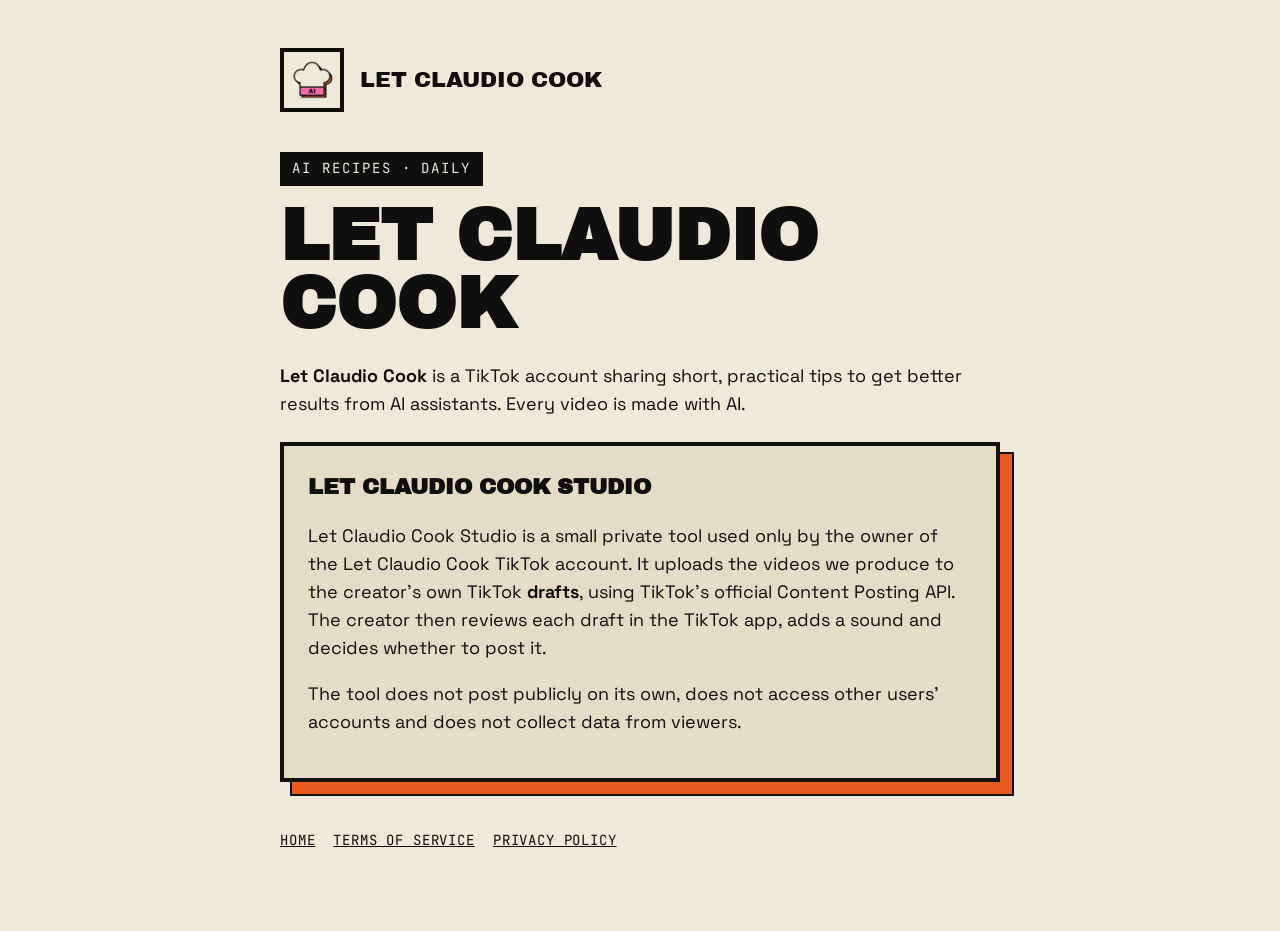
<file: index.html>
<!doctype html>
<html lang="en">
<head>
<meta charset="utf-8">
<meta name="viewport" content="width=device-width,initial-scale=1">
<title>Let Claudio Cook Studio</title>
<link rel="icon" href="icon.png">
<link rel="preconnect" href="https://fonts.googleapis.com">
<link rel="preconnect" href="https://fonts.gstatic.com" crossorigin>
<link href="https://fonts.googleapis.com/css2?family=Archivo+Black&family=JetBrains+Mono&family=Space+Grotesk:wght@400;700&display=swap" rel="stylesheet">
<link rel="stylesheet" href="style.css">
</head>
<body>
<main>
<header><img src="icon.png" alt="Let Claudio Cook logo"><a href="./">Let Claudio Cook</a></header>
<span class="kicker">AI recipes · daily</span>
<h1>Let Claudio Cook</h1>
<p><strong>Let Claudio Cook</strong> is a TikTok account sharing short, practical tips to get better results from AI assistants. Every video is made with AI.</p>
<div class="card">
<h2 style="margin-top:0">Let Claudio Cook Studio</h2>
<p>Let Claudio Cook Studio is a small private tool used only by the owner of the Let Claudio Cook TikTok account. It uploads the videos we produce to the creator's own TikTok <strong>drafts</strong>, using TikTok's official Content Posting API. The creator then reviews each draft in the TikTok app, adds a sound and decides whether to post it.</p>
<p>The tool does not post publicly on its own, does not access other users' accounts and does not collect data from viewers.</p>
</div>
<nav><a href="./">Home</a><a href="terms.html">Terms of Service</a><a href="privacy.html">Privacy Policy</a></nav>
</main>
</body>
</html>
</file>
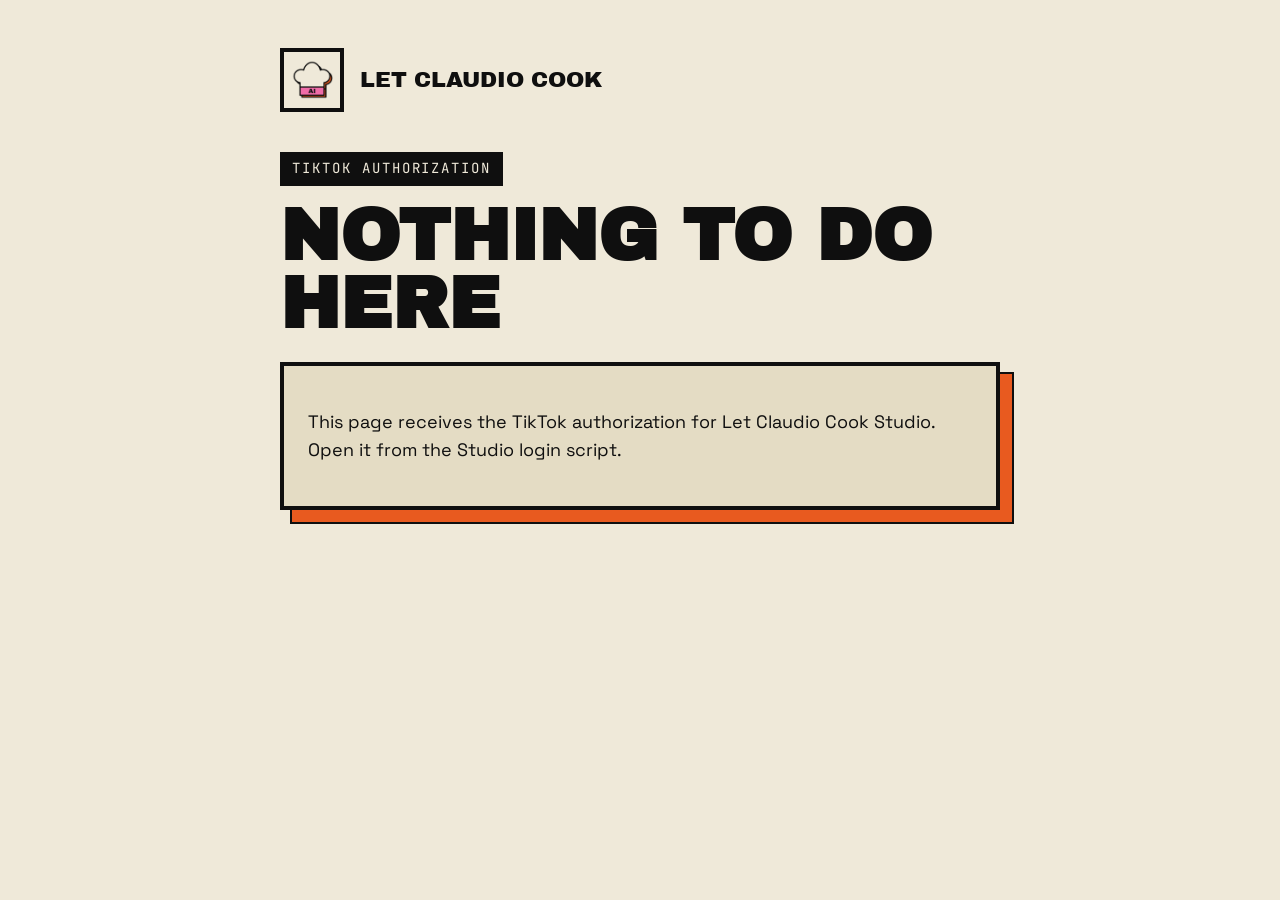
<file: callback/index.html>
<!doctype html>
<html lang="en">
<head>
<meta charset="utf-8">
<meta name="viewport" content="width=device-width,initial-scale=1">
<meta name="robots" content="noindex">
<title>Connecting — Let Claudio Cook Studio</title>
<link rel="icon" href="../icon.png">
<link rel="preconnect" href="https://fonts.googleapis.com">
<link rel="preconnect" href="https://fonts.gstatic.com" crossorigin>
<link href="https://fonts.googleapis.com/css2?family=Archivo+Black&family=JetBrains+Mono&family=Space+Grotesk:wght@400;700&display=swap" rel="stylesheet">
<link rel="stylesheet" href="../style.css">
</head>
<body>
<main>
<header><img src="../icon.png" alt="Let Claudio Cook logo"><a href="../">Let Claudio Cook</a></header>
<span class="kicker">TikTok authorization</span>
<h1 id="title">Connecting…</h1>
<div class="card"><p id="msg">Reading the authorization from TikTok…</p></div>
<script>
(function () {
  var p = new URLSearchParams(location.search);
  var code = p.get("code"), state = p.get("state"), err = p.get("error");
  var title = document.getElementById("title"), msg = document.getElementById("msg");
  if (err) {
    title.textContent = "Authorization cancelled";
    msg.textContent = "TikTok returned: " + err + (p.get("error_description") ? " — " + p.get("error_description") : "");
    return;
  }
  if (!code) {
    title.textContent = "Nothing to do here";
    msg.textContent = "This page receives the TikTok authorization for Let Claudio Cook Studio. Open it from the Studio login script.";
    return;
  }
  // Hand the code to the Studio login script running on the creator's own computer.
  var local = "http://localhost:8723/callback?" + new URLSearchParams({ code: code, state: state || "" }).toString();
  title.textContent = "Almost done";
  msg.textContent = "Sending the authorization to the Studio on your computer. If nothing happens, make sure the login script is running, then click the button.";
  var b = document.createElement("button");
  b.textContent = "Send to my computer";
  b.style.marginTop = "16px";
  b.onclick = function () { location.href = local; };
  msg.parentNode.appendChild(b);
  setTimeout(function () { location.href = local; }, 800);
})();
</script>
</main>
</body>
</html>
</file>
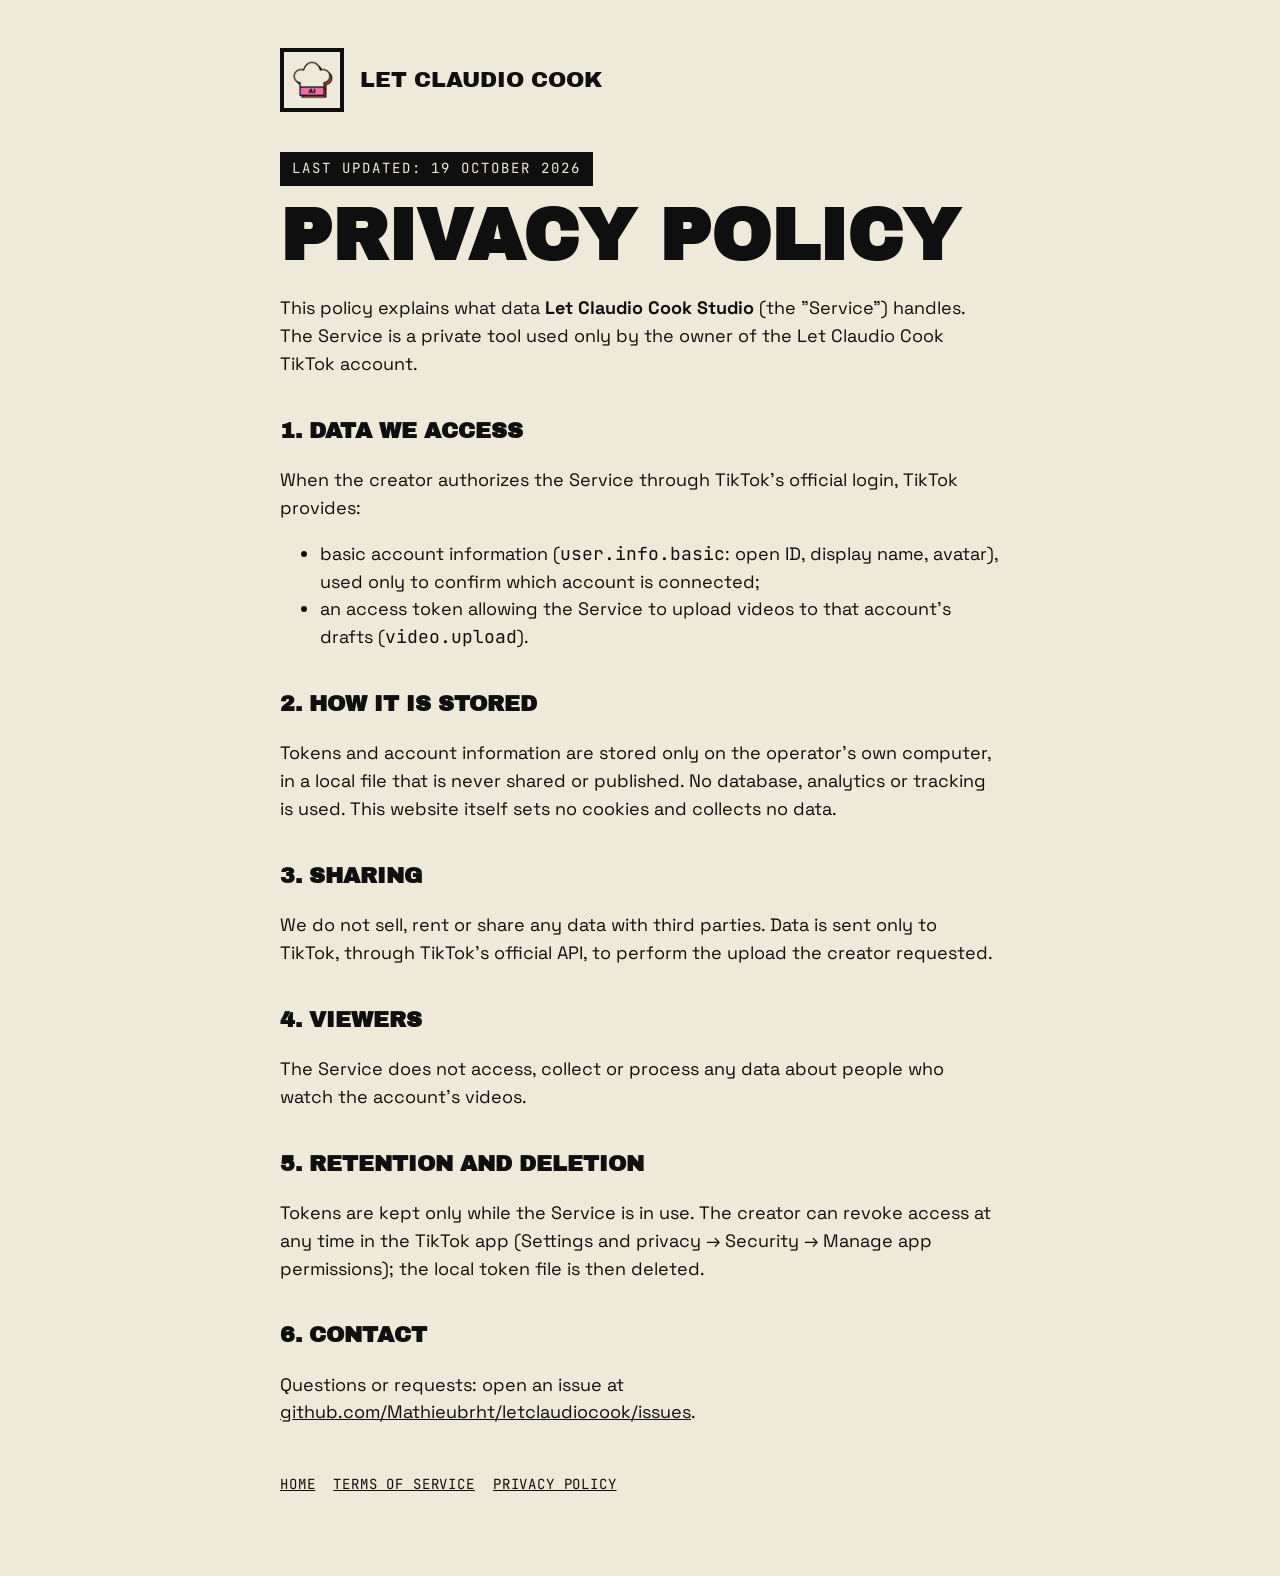
<file: privacy.html>
<!doctype html>
<html lang="en">
<head>
<meta charset="utf-8">
<meta name="viewport" content="width=device-width,initial-scale=1">
<title>Privacy Policy — Let Claudio Cook Studio</title>
<link rel="icon" href="icon.png">
<link rel="preconnect" href="https://fonts.googleapis.com">
<link rel="preconnect" href="https://fonts.gstatic.com" crossorigin>
<link href="https://fonts.googleapis.com/css2?family=Archivo+Black&family=JetBrains+Mono&family=Space+Grotesk:wght@400;700&display=swap" rel="stylesheet">
<link rel="stylesheet" href="style.css">
</head>
<body>
<main>
<header><img src="icon.png" alt="Let Claudio Cook logo"><a href="./">Let Claudio Cook</a></header>
<span class="kicker">Last updated: 19 October 2026</span>
<h1>Privacy Policy</h1>
<p>This policy explains what data <strong>Let Claudio Cook Studio</strong> (the "Service") handles. The Service is a private tool used only by the owner of the Let Claudio Cook TikTok account.</p>
<h2>1. Data we access</h2>
<p>When the creator authorizes the Service through TikTok's official login, TikTok provides:</p>
<ul>
<li>basic account information (<code>user.info.basic</code>: open ID, display name, avatar), used only to confirm which account is connected;</li>
<li>an access token allowing the Service to upload videos to that account's drafts (<code>video.upload</code>).</li>
</ul>
<h2>2. How it is stored</h2>
<p>Tokens and account information are stored only on the operator's own computer, in a local file that is never shared or published. No database, analytics or tracking is used. This website itself sets no cookies and collects no data.</p>
<h2>3. Sharing</h2>
<p>We do not sell, rent or share any data with third parties. Data is sent only to TikTok, through TikTok's official API, to perform the upload the creator requested.</p>
<h2>4. Viewers</h2>
<p>The Service does not access, collect or process any data about people who watch the account's videos.</p>
<h2>5. Retention and deletion</h2>
<p>Tokens are kept only while the Service is in use. The creator can revoke access at any time in the TikTok app (Settings and privacy → Security → Manage app permissions); the local token file is then deleted.</p>
<h2>6. Contact</h2>
<p>Questions or requests: open an issue at <a href="https://github.com/Mathieubrht/letclaudiocook/issues">github.com/Mathieubrht/letclaudiocook/issues</a>.</p>
<nav><a href="./">Home</a><a href="terms.html">Terms of Service</a><a href="privacy.html">Privacy Policy</a></nav>
</main>
</body>
</html>
</file>
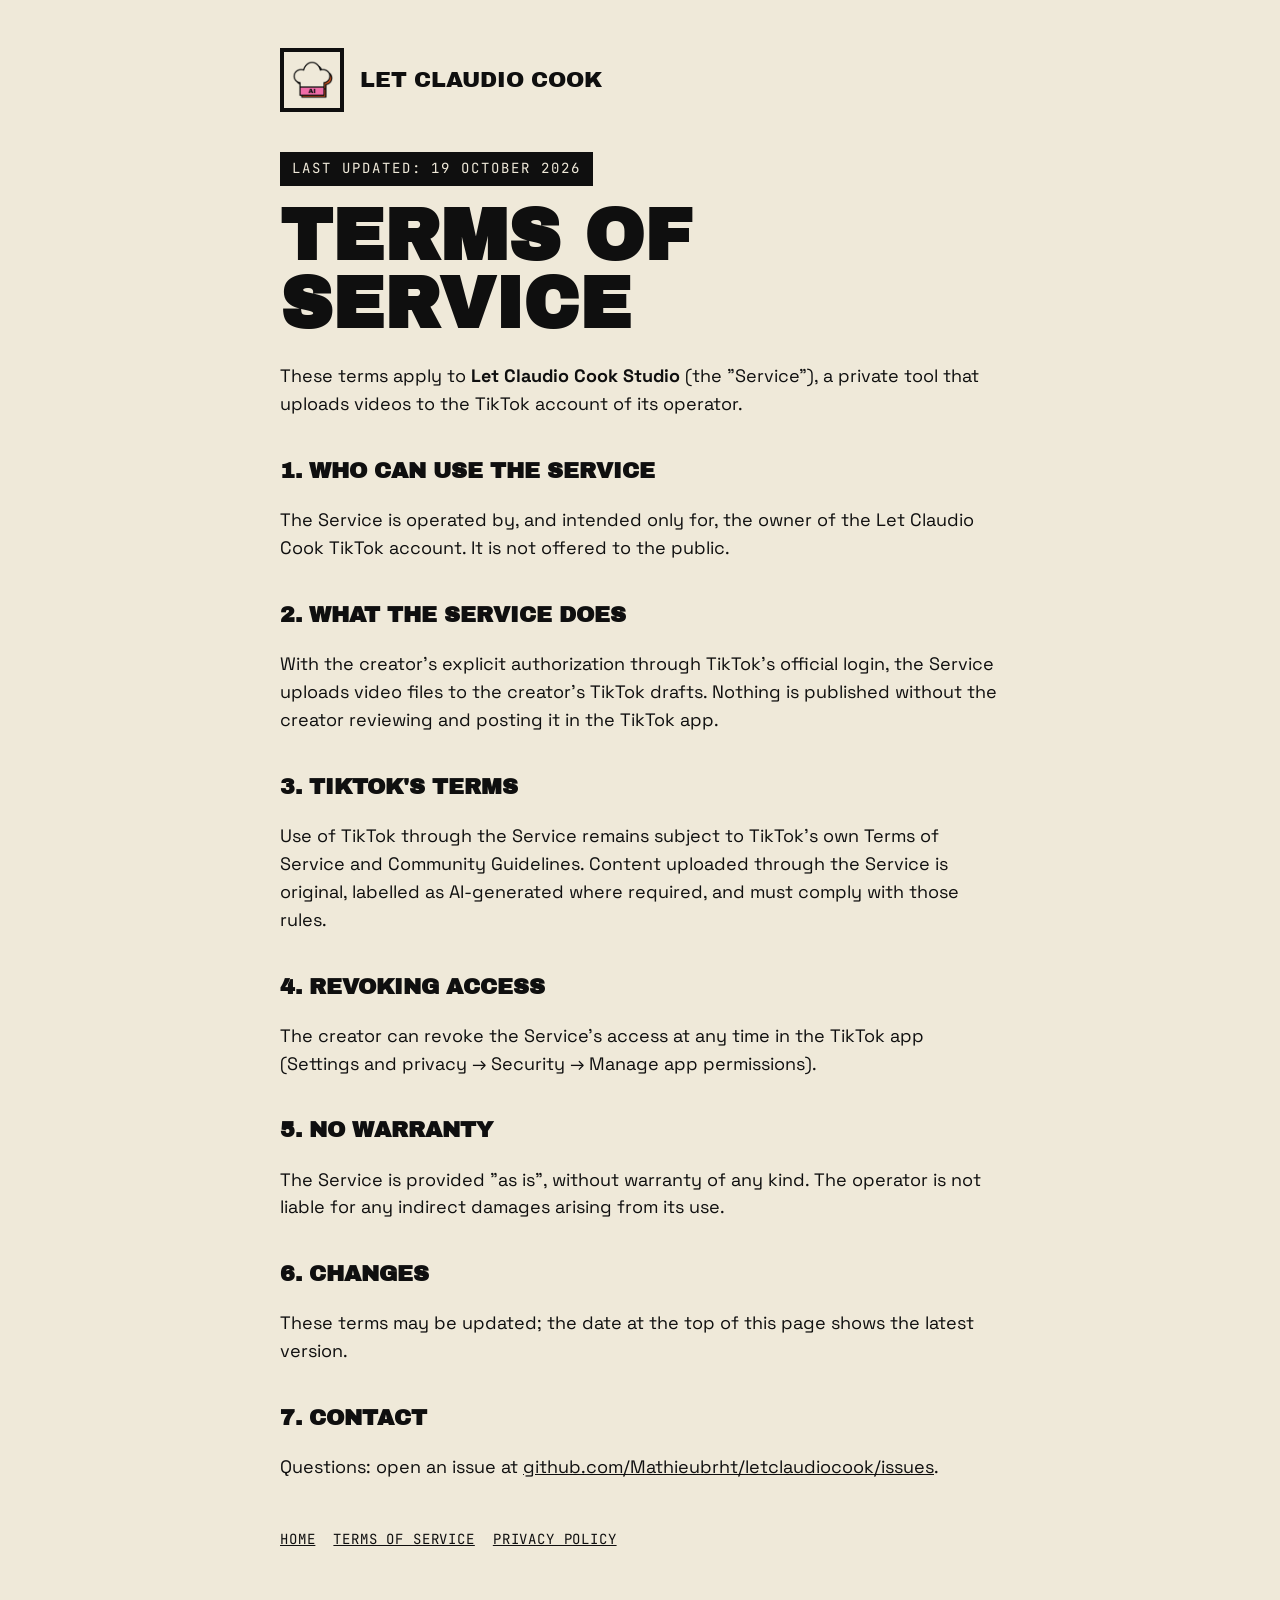
<file: terms.html>
<!doctype html>
<html lang="en">
<head>
<meta charset="utf-8">
<meta name="viewport" content="width=device-width,initial-scale=1">
<title>Terms of Service — Let Claudio Cook Studio</title>
<link rel="icon" href="icon.png">
<link rel="preconnect" href="https://fonts.googleapis.com">
<link rel="preconnect" href="https://fonts.gstatic.com" crossorigin>
<link href="https://fonts.googleapis.com/css2?family=Archivo+Black&family=JetBrains+Mono&family=Space+Grotesk:wght@400;700&display=swap" rel="stylesheet">
<link rel="stylesheet" href="style.css">
</head>
<body>
<main>
<header><img src="icon.png" alt="Let Claudio Cook logo"><a href="./">Let Claudio Cook</a></header>
<span class="kicker">Last updated: 19 October 2026</span>
<h1>Terms of Service</h1>
<p>These terms apply to <strong>Let Claudio Cook Studio</strong> (the "Service"), a private tool that uploads videos to the TikTok account of its operator.</p>
<h2>1. Who can use the Service</h2>
<p>The Service is operated by, and intended only for, the owner of the Let Claudio Cook TikTok account. It is not offered to the public.</p>
<h2>2. What the Service does</h2>
<p>With the creator's explicit authorization through TikTok's official login, the Service uploads video files to the creator's TikTok drafts. Nothing is published without the creator reviewing and posting it in the TikTok app.</p>
<h2>3. TikTok's terms</h2>
<p>Use of TikTok through the Service remains subject to TikTok's own Terms of Service and Community Guidelines. Content uploaded through the Service is original, labelled as AI-generated where required, and must comply with those rules.</p>
<h2>4. Revoking access</h2>
<p>The creator can revoke the Service's access at any time in the TikTok app (Settings and privacy → Security → Manage app permissions).</p>
<h2>5. No warranty</h2>
<p>The Service is provided "as is", without warranty of any kind. The operator is not liable for any indirect damages arising from its use.</p>
<h2>6. Changes</h2>
<p>These terms may be updated; the date at the top of this page shows the latest version.</p>
<h2>7. Contact</h2>
<p>Questions: open an issue at <a href="https://github.com/Mathieubrht/letclaudiocook/issues">github.com/Mathieubrht/letclaudiocook/issues</a>.</p>
<nav><a href="./">Home</a><a href="terms.html">Terms of Service</a><a href="privacy.html">Privacy Policy</a></nav>
</main>
</body>
</html>
</file>
<file: style.css>
:root{--cream:#EFE9D9;--cream2:#E4DCC4;--ink:#0F0F0F;--pink:#F06CA8;--orange:#E85A1F;--yellow:#F5C518;--green:#1F8A4C}
*{box-sizing:border-box}
body{margin:0;background:var(--cream);color:var(--ink);font-family:"Space Grotesk",system-ui,sans-serif;font-size:18px;line-height:1.55}
main{max-width:760px;margin:0 auto;padding:48px 20px 80px}
header{display:flex;align-items:center;gap:16px;margin-bottom:40px}
header img{width:64px;height:64px;border:4px solid var(--ink)}
header a{color:inherit;text-decoration:none;font-family:"Archivo Black",sans-serif;text-transform:uppercase;font-size:22px}
h1{font-family:"Archivo Black",sans-serif;text-transform:uppercase;line-height:.95;font-size:clamp(40px,8vw,72px);margin:0 0 24px}
h2{font-family:"Archivo Black",sans-serif;text-transform:uppercase;font-size:22px;margin:36px 0 8px}
.kicker{display:inline-block;background:var(--ink);color:var(--cream);font-family:"JetBrains Mono",monospace;font-size:14px;letter-spacing:.14em;text-transform:uppercase;padding:6px 12px;margin-bottom:16px}
.card{background:var(--cream2);border:4px solid var(--ink);padding:24px;margin:24px 0;box-shadow:12px 12px 0 var(--orange),12px 12px 0 2px var(--ink)}
code{font-family:"JetBrains Mono",monospace}
a{color:var(--ink)}
nav{margin-top:48px;font-family:"JetBrains Mono",monospace;font-size:14px;text-transform:uppercase;letter-spacing:.06em}
nav a{margin-right:18px}
button{font:inherit;font-family:"Archivo Black",sans-serif;text-transform:uppercase;background:var(--pink);border:4px solid var(--ink);padding:12px 20px;cursor:pointer}
</file>
